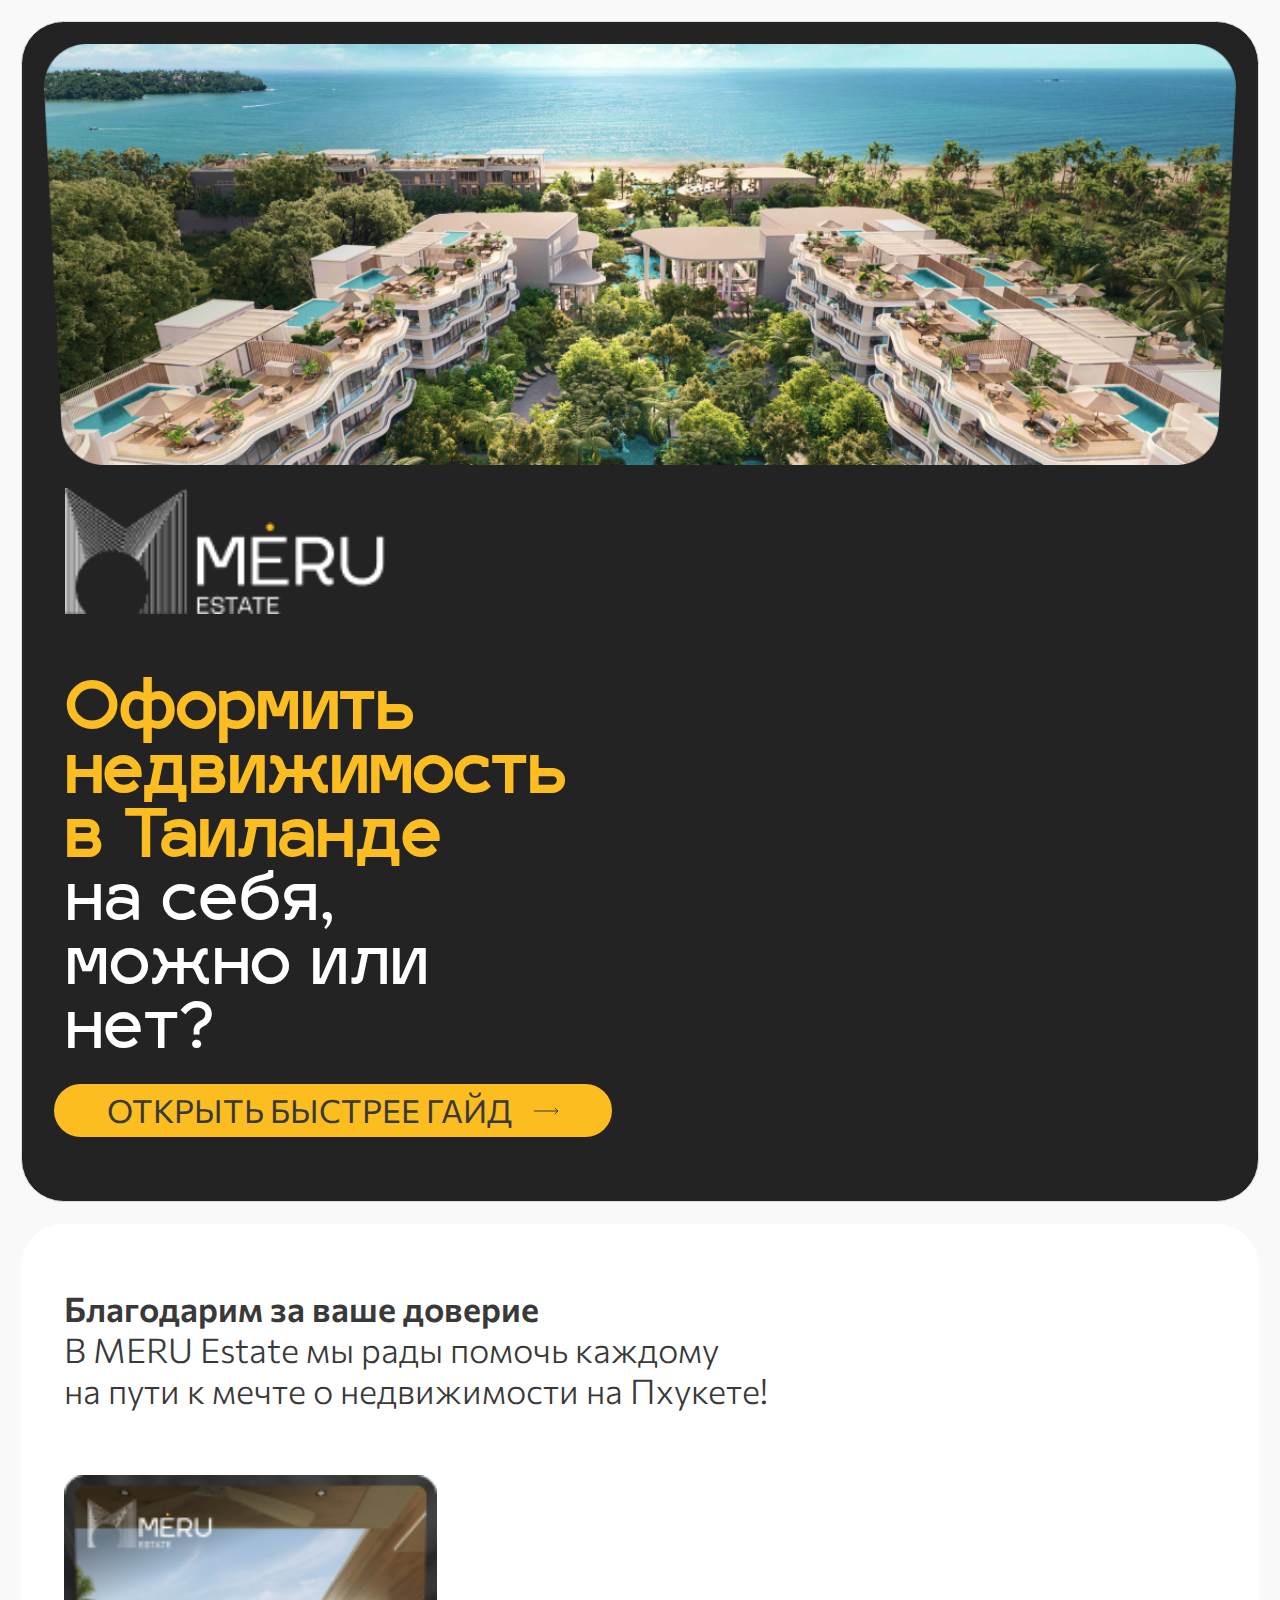
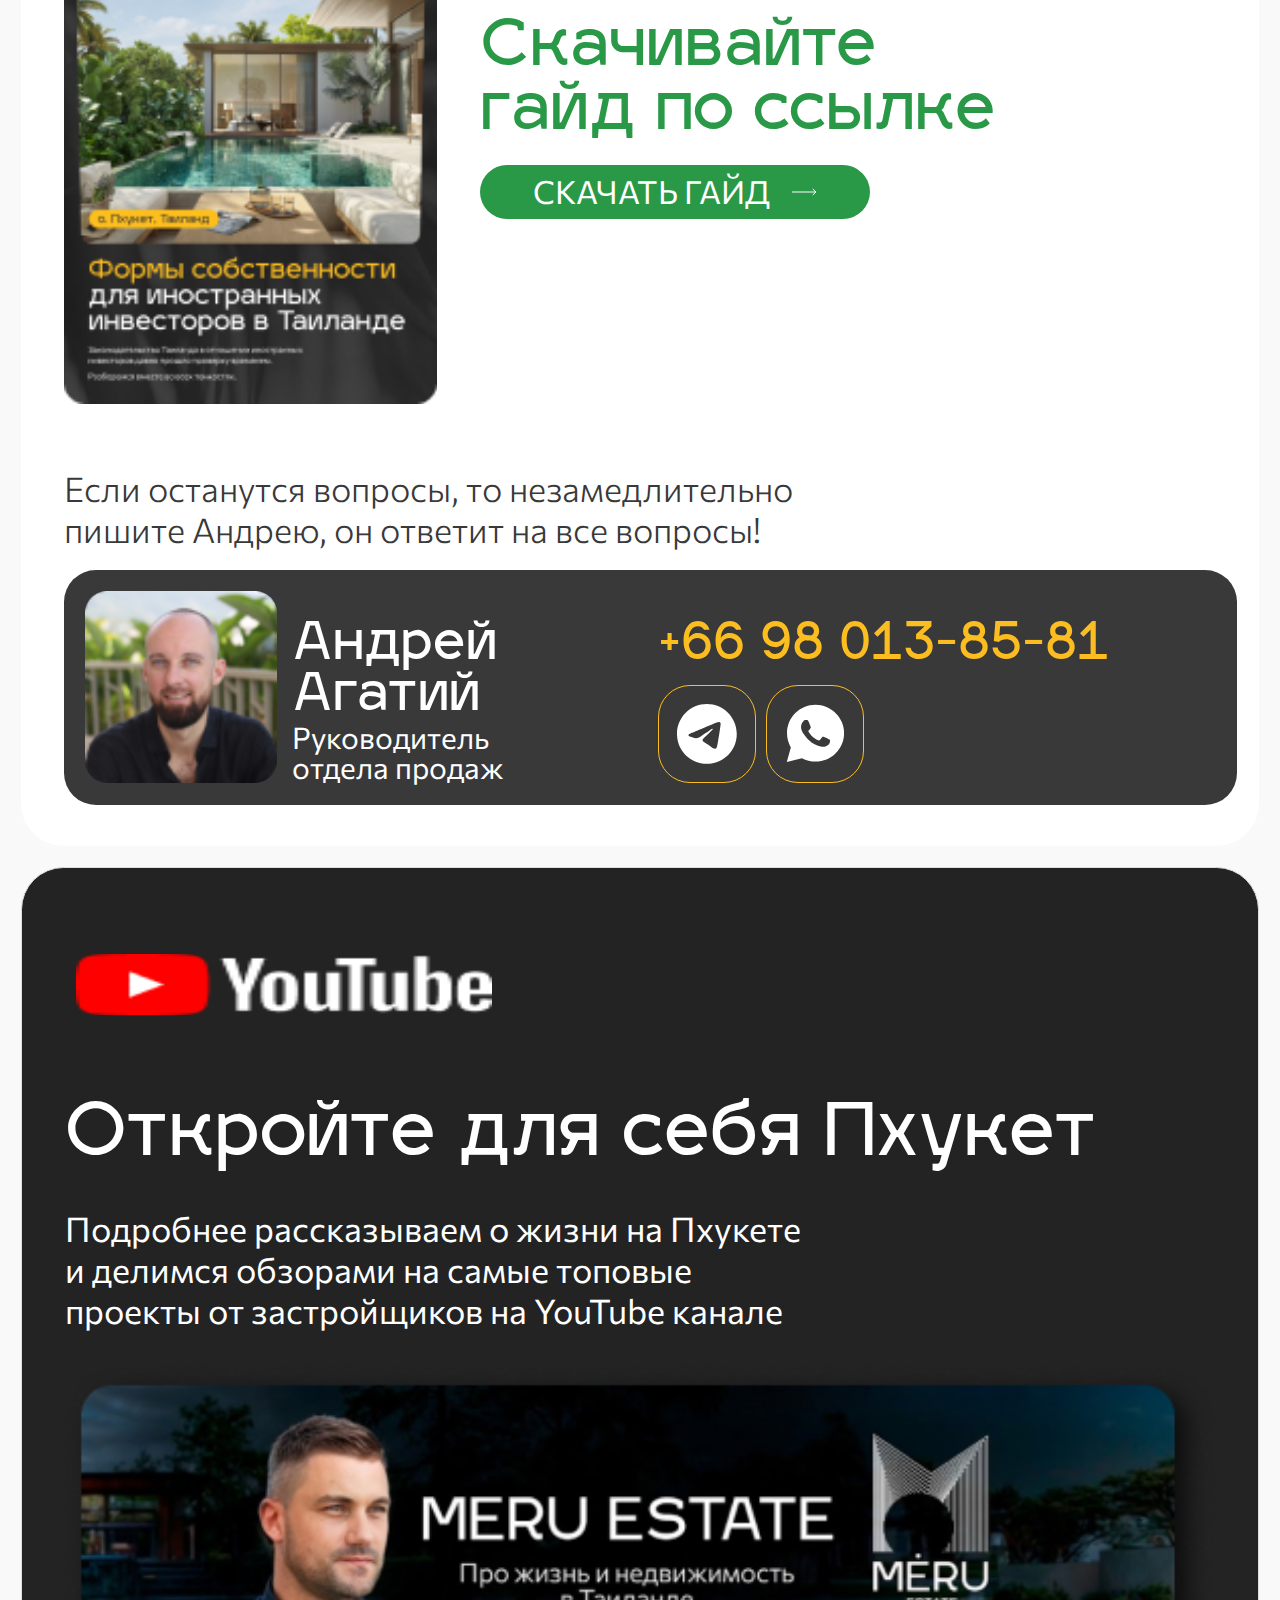
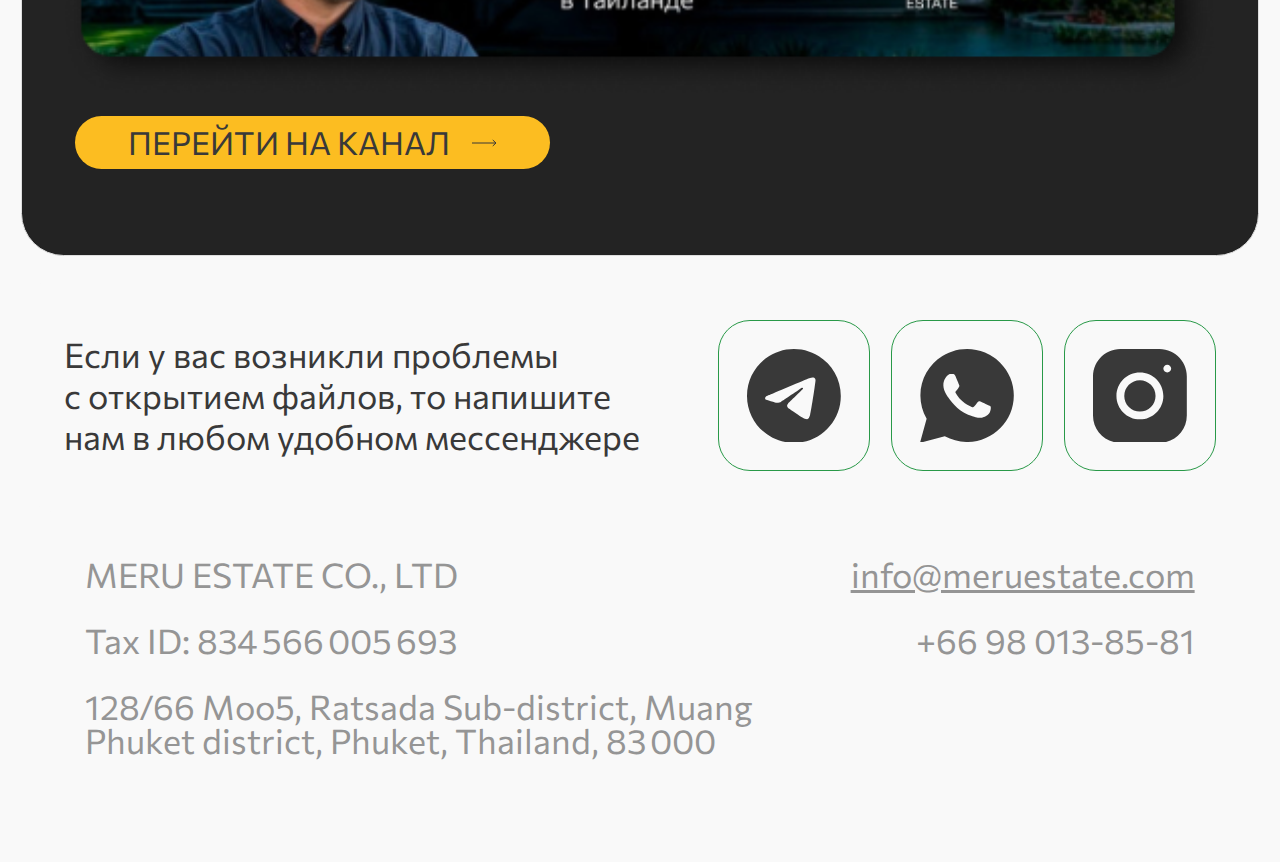
<file: mails/first_mail.html>
<!DOCTYPE html>
<html lang="en">
<head>
    <meta charset="UTF-8">
    <meta name="viewport" content="width=device-width, initial-scale=1.0">
    <title>Email Template</title>
    <link rel="stylesheet" href="styles.css">
    <link rel="stylesheet" href="mobile-styles.css">
    <link rel="stylesheet" href="../fonts.css">
</head>
<body>
    <!-- Первая секция -->
    <div class="section" id="buy-for-myself">
        <picture>
            <source srcset="images/buy-for-myself.png" media="(min-width: 600px)">
            <source srcset="images/buy-for-myself_mobile.png" media="(max-width: 600px)">
            <img src="images/buy-for-myself.png" alt="Main Image">
        </picture>
        <div class="logo">
            <picture>
                <source srcset="images/MERU-logo.png" media="(min-width: 600px)">
                <img src="images/MERU-logo_mobile.png" alt="Main Image" media="(max-width: 600px)">
            </picture>
        </div>
        <div class="text">
            <span>Оформить недвижимость в&nbsp;Таиланде </span>на себя,<br /> можно или нет?
        </div>
        <a href="#" class="button">
            Открыть быстрее гайд
            <svg width="25" height="8" viewBox="0 0 25 8" fill="none" xmlns="http://www.w3.org/2000/svg">
                <path d="M23.9987 4H0M23.9987 4L20.7557 1M23.9987 4L20.7557 7" stroke="#393939"/>
            </svg>                
        </a>
    </div>

    <!-- Вторая секция -->
    <div class="section" id="right-area">
        <p>Благодарим за ваше доверие</p>
        <p>В MERU Estate мы рады помочь каждому<br />на пути к мечте&nbsp;о недвижимости на Пхукете!</p>
        <div class="horizontal-block">
            <img src="images/buy-for-myself-ipad.png" alt="Image">
            <div>
                <p>Скачивайте<br /> гайд по ссылке</p>
                <a href="file-download-link" class="button">
                    СКАЧАТЬ ГАЙД
                    <svg width="25" height="8" viewBox="0 0 25 8" fill="none" xmlns="http://www.w3.org/2000/svg">
                        <path d="M23.9987 4H0M23.9987 4L20.7557 1M23.9987 4L20.7557 7" stroke="white"/>
                    </svg>                        
                </a>
            </div>
        </div>
        <p>Если останутся вопросы, то незамедлительно<br /> пишите Андрею, он ответит на все вопросы!</p>
        <div class="contact-block">
            <div class="andrey-wrapper">
                <img src="images/Andrey.png" alt="Andrey Agatiy">
                <div class="contact-info">
                    <p>Андрей <br/>Агатий</p>
                    <p>Руководитель <br>отдела продаж</p>
                </div>
            </div>
            <div class="contact-sales">
                <a class="tel" href="tel:+66980138581"><p>+66 98 013-85-81</p></a>
                <div class="social-icons">
                    <a href="https://t.me/meruestate" target="_blank">
                        <svg width="28" height="28" viewBox="0 0 28 28" fill="none" xmlns="http://www.w3.org/2000/svg">
                            <path d="M14 0C21.7321 0 28 6.2679 28 13.9999C28 21.7321 21.7321 28 14 28C6.26791 28 0 21.7321 0 13.9999C0 6.2679 6.26791 0 14 0ZM18.8294 19.7067C19.0867 18.9169 20.2936 11.0425 20.4423 9.4909C20.4872 9.02067 20.339 8.7086 20.048 8.56923C19.6963 8.40001 19.1753 8.48462 18.5704 8.70277C17.7415 9.00145 7.14291 13.5019 6.53044 13.762C5.95003 14.0088 5.40047 14.2776 5.40047 14.6673C5.40047 14.9415 5.56319 15.0955 6.01128 15.2554C6.47736 15.4215 7.65164 15.7774 8.34517 15.9688C9.01314 16.153 9.7732 15.9933 10.1991 15.7284C10.6505 15.4479 15.8631 11.9601 16.2371 11.6545C16.6109 11.3488 16.909 11.7401 16.6034 12.0463C16.2977 12.352 12.7202 15.8246 12.2482 16.3053C11.6753 16.8893 12.082 17.4942 12.4664 17.7363C12.9051 18.0128 16.0615 20.1296 16.5368 20.4691C17.0123 20.8087 17.4941 20.9626 17.9357 20.9626C18.3773 20.9626 18.6094 20.3817 18.8294 19.7067Z" fill="white"/>
                        </svg>
                    </a>
                    <a href="https://wa.me/66980138581" target ="_blank">
                        <svg width="29" height="29" viewBox="0 0 29 29" fill="none" xmlns="http://www.w3.org/2000/svg">
                            <path fill-rule="evenodd" clip-rule="evenodd" d="M2.83085 21.0621L0.867188 28.1978L8.20515 26.2836C10.2346 27.3837 12.5086 27.9602 14.8194 27.9604H14.8254C22.454 27.9604 28.6641 21.7797 28.6675 14.1846C28.6683 12.3745 28.3109 10.5819 27.6156 8.90934C26.9203 7.23675 25.9008 5.71693 24.6154 4.43668C23.3299 3.15644 21.8037 2.14086 20.1239 1.44797C18.4441 0.755071 16.6436 0.398437 14.8254 0.398438C7.1957 0.398438 0.98665 6.57772 0.983165 14.1742C0.980243 16.592 1.61755 18.9677 2.83085 21.0621ZM10.5861 7.82346C10.832 7.83337 11.1048 7.84477 11.3641 8.4181H11.3626C11.5393 8.80915 11.8362 9.53742 12.0733 10.1191C12.2491 10.5502 12.392 10.9009 12.4288 10.9741C12.5155 11.146 12.5732 11.3477 12.4577 11.5771C12.4397 11.613 12.423 11.6467 12.4072 11.6789C12.3216 11.8527 12.2584 11.9812 12.1123 12.1509C12.0541 12.2185 11.9939 12.2914 11.9338 12.3642C11.8149 12.5081 11.6962 12.6518 11.5931 12.7545C11.4199 12.926 11.2392 13.1118 11.4413 13.4567C11.6434 13.8016 12.3373 14.9284 13.3656 15.8412C14.4739 16.8251 15.4346 17.2393 15.9211 17.449C16.0145 17.4893 16.0905 17.522 16.1466 17.5498C16.495 17.7222 16.6946 17.6964 16.8972 17.4665C17.0998 17.2366 17.7613 16.4611 17.9923 16.1167C18.2233 15.7723 18.4537 15.8293 18.7708 15.9442C19.0879 16.0592 20.7882 16.8927 21.1342 17.0646C21.1992 17.097 21.2601 17.1263 21.3167 17.1536C21.5616 17.2715 21.7268 17.351 21.7972 17.4665C21.8838 17.6087 21.8828 18.2995 21.5951 19.1018C21.3074 19.904 19.8957 20.6796 19.2611 20.737C19.2001 20.7426 19.1395 20.7497 19.0771 20.757C18.4907 20.8256 17.7514 20.9122 15.1108 19.8753C11.8587 18.5974 9.71535 15.4335 9.27545 14.7842C9.23979 14.7315 9.21532 14.6954 9.20237 14.6782L9.19854 14.6731C9.01218 14.4251 7.79022 12.799 7.79022 11.1173C7.79022 9.53153 8.5734 8.70027 8.93348 8.31808C8.958 8.29206 8.98056 8.26811 9.00077 8.24615C9.11628 8.11478 9.25786 8.00865 9.4166 7.93445C9.57535 7.86025 9.74781 7.81959 9.92312 7.81504L9.95769 7.81504C10.1766 7.81501 10.3942 7.81499 10.5861 7.82346Z" fill="white"/>
                        </svg>                                                                                                                               
                    </a>
                </div>
            </div>
        </div>
    </div>

    <!-- Третья секция -->
    <div class="section youtube-section" id="seven-years-future">
        <div class="youtube-logo">
            <img src="images/youtube-logo.png">
        </div>
        <h3>Откройте для себя Пхукет</h3>
        <p>Подробнее рассказываем о жизни на Пхукете<br /> и делимся обзорами на самые топовые <br />проекты от застройщиков на YouTube канале</p>
        <picture>
            <source srcset="images/handsome-denis.png" media="(min-width: 600px)">
            <img src="images/handsome-denis_mobile.png" alt="Main Image" media="(max-width: 600px)">
        </picture>
        <a href="https://youtube.com/@meru_estate" class="button">
            ПЕРЕЙТИ НА КАНАЛ
            <svg width="25" height="8" viewBox="0 0 25 8" fill="none" xmlns="http://www.w3.org/2000/svg">
                <path d="M23.9987 4H0M23.9987 4L20.7557 1M23.9987 4L20.7557 7" stroke="#393939"/>
            </svg>  
        </a>
    </div>

    <!-- Четвёртая секция -->
    <div class="section">
        <div class="social-links-block">
            <p>Если у вас возникли проблемы с&nbsp;открытием файлов, то напишите нам в&nbsp;любом удобном мессенджере</p>
            <div class="icons">
                <a href="https://wa.me/66980138581" target ="_blank">
                    <div class="icon">
                        <svg width="44" height="44" viewBox="0 0 44 44" fill="none" xmlns="http://www.w3.org/2000/svg">
                            <path d="M22 0C34.1504 0 44 9.84956 44 21.9999C44 34.1504 34.1504 44 22 44C9.84957 44 0 34.1504 0 21.9999C0 9.84956 9.84957 0 22 0ZM29.5891 30.9677C29.9933 29.7265 31.89 17.3526 32.1236 14.9143C32.1942 14.1753 31.9613 13.6849 31.504 13.4659C30.9513 13.2 30.1326 13.333 29.182 13.6758C27.8795 14.1451 11.2246 21.2172 10.2621 21.626C9.35005 22.0138 8.48645 22.4363 8.48645 23.0487C8.48645 23.4796 8.74216 23.7215 9.44629 23.9727C10.1787 24.2338 12.024 24.7931 13.1138 25.0938C14.1635 25.3833 15.3579 25.1323 16.0271 24.716C16.7365 24.2752 24.9278 18.7945 25.5154 18.3142C26.1029 17.8338 26.5713 18.4487 26.091 18.93C25.6107 19.4103 19.9888 24.8673 19.2472 25.6227C18.347 26.5403 18.986 27.4909 19.5901 27.8713C20.2795 28.3058 25.2395 31.6323 25.9865 32.1657C26.7336 32.6994 27.4907 32.9412 28.1847 32.9412C28.8786 32.9412 29.2433 32.0284 29.5891 30.9677Z" fill="#393939"/>
                        </svg>                                              
                    </div>
                </a>
                <a href="https://t.me/meruestate" target="_blank">
                    <div class="icon">
                        <svg width="44" height="44" viewBox="0 0 44 44" fill="none" xmlns="http://www.w3.org/2000/svg">
                            <path fill-rule="evenodd" clip-rule="evenodd" d="M3.10791 32.7047L0 43.9984L11.6139 40.9687C14.826 42.7099 18.425 43.6223 22.0823 43.6227H22.0918C34.1658 43.6227 43.9945 33.8404 44 21.8196C44.0012 18.9547 43.4355 16.1175 42.335 13.4703C41.2346 10.8231 39.6211 8.41765 37.5866 6.39139C35.5521 4.36512 33.1365 2.75776 30.4779 1.6611C27.8192 0.564449 24.9696 0 22.0918 0C10.0162 0 0.189074 9.78004 0.18356 21.8031C0.178934 25.6297 1.1876 29.3899 3.10791 32.7047ZM15.3855 11.7545C15.7747 11.7702 16.2064 11.7882 16.6169 12.6956H16.6145C16.8941 13.3146 17.364 14.4672 17.7393 15.3879C18.0174 16.0702 18.2436 16.6251 18.302 16.741C18.4391 17.0131 18.5304 17.3323 18.3477 17.6955C18.3191 17.7522 18.2928 17.8057 18.2677 17.8566C18.1323 18.1317 18.0322 18.335 17.8009 18.6037C17.7088 18.7106 17.6136 18.8259 17.5184 18.9412C17.3303 19.1689 17.1425 19.3964 16.9792 19.5589C16.7051 19.8303 16.4191 20.1244 16.739 20.6703C17.0588 21.2161 18.157 22.9996 19.7846 24.4442C21.5387 26.0016 23.0593 26.657 23.8293 26.9889C23.9771 27.0527 24.0973 27.1045 24.1861 27.1485C24.7376 27.4214 25.0535 27.3806 25.3742 27.0167C25.6948 26.6528 26.7418 25.4254 27.1073 24.8803C27.4729 24.3352 27.8376 24.4254 28.3395 24.6074C28.8413 24.7893 31.5325 26.1085 32.08 26.3806C32.1829 26.4318 32.2793 26.4782 32.369 26.5214C32.7566 26.708 33.018 26.8339 33.1294 27.0167C33.2664 27.2418 33.2649 28.3351 32.8095 29.6048C32.3542 30.8746 30.1199 32.102 29.1155 32.193C29.0189 32.2017 28.923 32.213 28.8243 32.2245C27.8962 32.3332 26.726 32.4702 22.5467 30.8291C17.3997 28.8065 14.0073 23.799 13.3111 22.7713C13.2546 22.688 13.2159 22.6308 13.1954 22.6035L13.1893 22.5955C12.8944 22.203 10.9604 19.6294 10.9604 16.9676C10.9604 14.4579 12.1999 13.1422 12.7698 12.5373C12.8086 12.4961 12.8443 12.4582 12.8763 12.4235C13.0591 12.2156 13.2832 12.0476 13.5345 11.9302C13.7857 11.8127 14.0587 11.7484 14.3361 11.7412L14.3908 11.7412C14.7373 11.7411 15.0816 11.7411 15.3855 11.7545Z" fill="#393939"/>
                        </svg>                                             
                    </div>
                </a>
                <a href="https://www.instagram.com/meru.estate/" target="_blank">
                    <div class="icon">
                        <svg width="44" height="44" viewBox="0 0 44 44" fill="none" xmlns="http://www.w3.org/2000/svg">
                            <path d="M12.8297 0C5.75487 0 0 5.76026 0 12.8368V31.1703C0 38.2451 5.76025 44 12.837 44H31.1703C38.2451 44 44 38.2397 44 31.163V12.8297C44 5.75487 38.2397 0 31.163 0H12.8297ZM34.8333 7.33325C35.8453 7.33325 36.6667 8.15451 36.6667 9.16651C36.6667 10.1785 35.8453 11 34.8333 11C33.8213 11 33 10.1785 33 9.16651C33 8.15451 33.8213 7.33325 34.8333 7.33325ZM22 11C28.0664 11 33 15.9334 33 22C33 28.0664 28.0664 33 22 33C15.9334 33 11 28.0664 11 22C11 15.9334 15.9334 11 22 11ZM22 14.6665C20.0551 14.6665 18.1898 15.4393 16.8146 16.8146C15.4393 18.1898 14.6667 20.0551 14.6667 22C14.6667 23.9449 15.4393 25.8102 16.8146 27.1854C18.1898 28.5607 20.0551 29.3333 22 29.3333C23.9449 29.3333 25.8102 28.5607 27.1854 27.1854C28.5607 25.8102 29.3333 23.9449 29.3333 22C29.3333 20.0551 28.5607 18.1898 27.1854 16.8146C25.8102 15.4393 23.9449 14.6665 22 14.6665Z" fill="#393939"/>
                        </svg>
                    </div>
                </a>
            </div>
        </div>
        <div class="info-block">
            <div class="info-column">
                <span>MERU ESTATE CO., LTD</span>
                <span>Tax ID: 834 566 005 693</span>
                <span>128/66 Moo5, Ratsada Sub-district, Muang Phuket district, Phuket, Thailand, 83 000</span>
            </div>
            <div class="info-column">
                <span><a href="mailto:info@meruestate.com">info@meruestate.com</a></span>
                <span><a class="tel" href="tel:+66980138581">+66 98 013-85-81</a></span>
            </div>
        </div>
    </div>
</body>
</html>
</file>
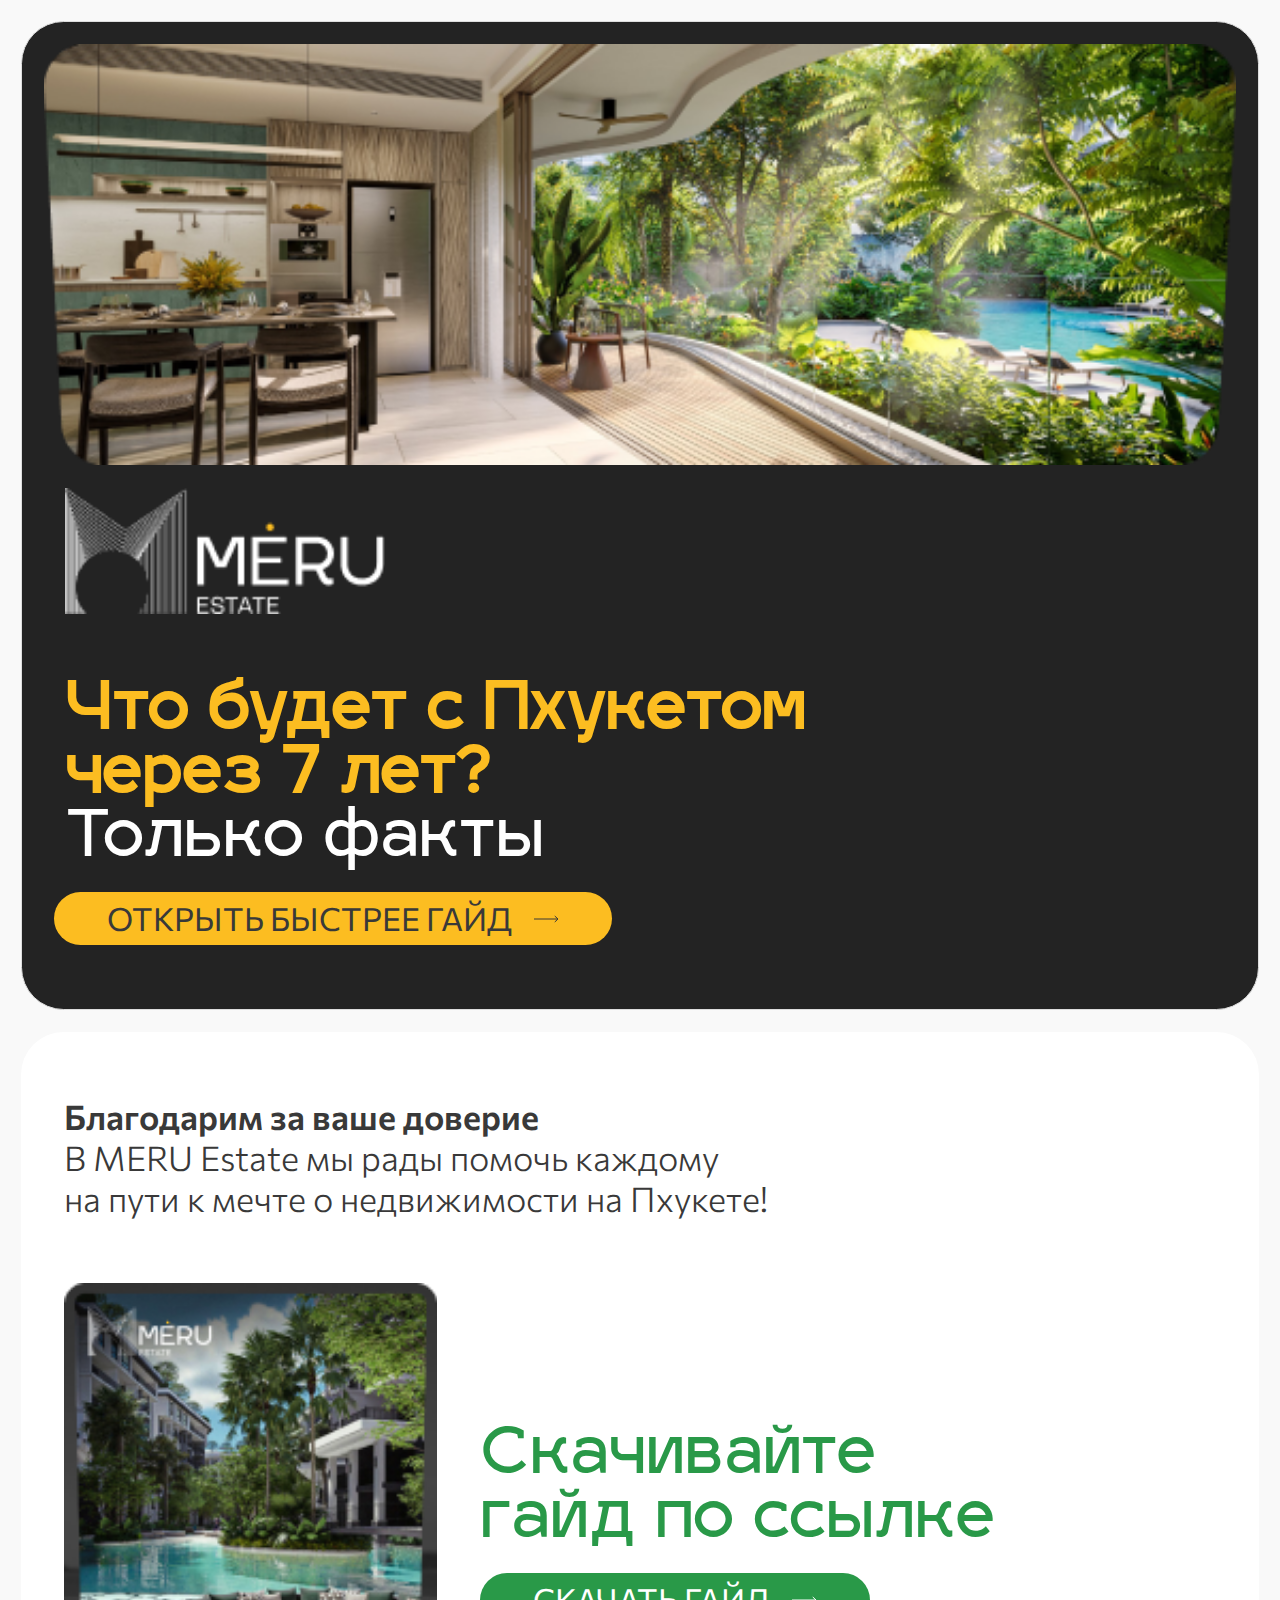
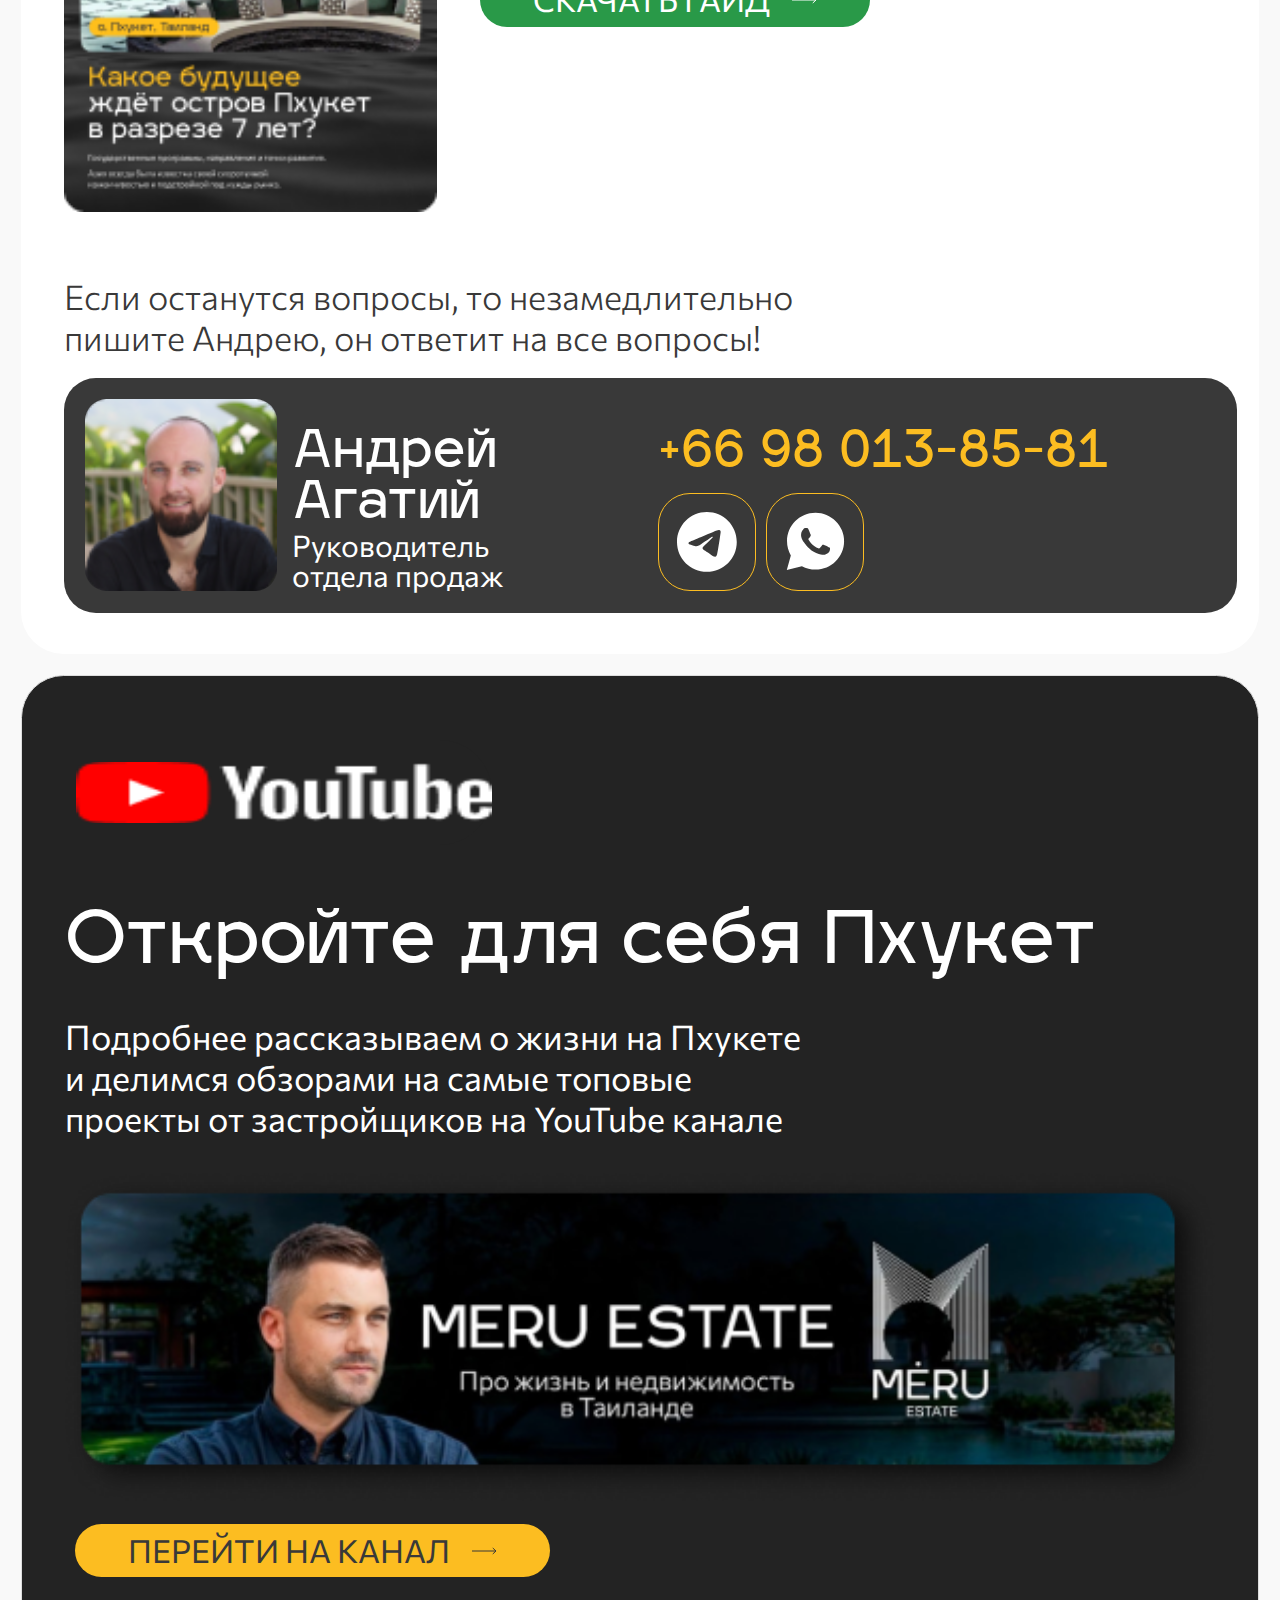
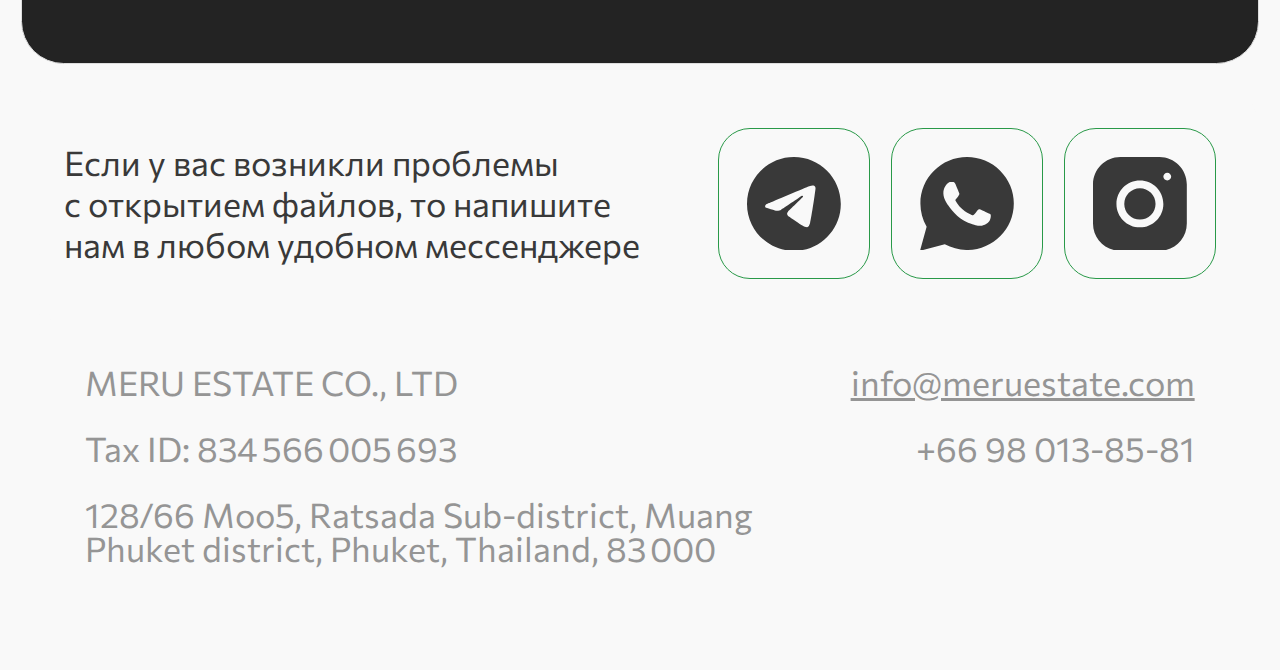
<file: mails/third_mail.html>
<!DOCTYPE html>
<html lang="en">
<head>
    <meta charset="UTF-8">
    <meta name="viewport" content="width=device-width, initial-scale=1.0">
    <title>Email Template</title>
    <link rel="stylesheet" href="styles.css">
    <link rel="stylesheet" href="mobile-styles.css">
    <link rel="stylesheet" href="../fonts.css">

    <style>
        .text {
            max-width: 75vw;
        }
        .text br.second-break {
            display: none;
        }
    </style>
</head>
<body>
    <!-- Первая секция -->
    <div class="section" id="buy-for-myself">
        <picture>
            <source srcset="images/7years-future.png" media="(min-width: 600px)">
            <source srcset="images/7years-future_mobile.png" media="(max-width: 600px)">
            <img src="images/7years-future.png" alt="Main Image">
        </picture>
        <div class="logo">
            <picture>
                <source srcset="images/MERU-logo.png" media="(min-width: 600px)">
                <img src="images/MERU-logo_mobile.png" alt="Main Image" media="(max-width: 600px)">
            </picture>
        </div>
        <div class="text">
            <span>Что будет <br class="second-break">с Пхукетом <br>через 7 лет?<br></span>Только факты
        </div>
        <a href="#" class="button">
            Открыть быстрее гайд
            <svg width="25" height="8" viewBox="0 0 25 8" fill="none" xmlns="http://www.w3.org/2000/svg">
                <path d="M23.9987 4H0M23.9987 4L20.7557 1M23.9987 4L20.7557 7" stroke="#393939"/>
            </svg>                
        </a>
    </div>

    <!-- Вторая секция -->
    <div class="section" id="right-area">
        <p>Благодарим за ваше доверие</p>
        <p>В MERU Estate мы рады помочь каждому<br />на пути к мечте&nbsp;о недвижимости на Пхукете!</p>
        <div class="horizontal-block">
            <img src="images/7years-future-ipad.png" alt="Image">
            <div>
                <p>Скачивайте<br /> гайд по ссылке</p>
                <a href="file-download-link" class="button">
                    СКАЧАТЬ ГАЙД
                    <svg width="25" height="8" viewBox="0 0 25 8" fill="none" xmlns="http://www.w3.org/2000/svg">
                        <path d="M23.9987 4H0M23.9987 4L20.7557 1M23.9987 4L20.7557 7" stroke="white"/>
                    </svg>                        
                </a>
            </div>
        </div>
        <p>Если останутся вопросы, то незамедлительно<br /> пишите Андрею, он ответит на все вопросы!</p>
        <div class="contact-block">
            <div class="andrey-wrapper">
                <img src="images/Andrey.png" alt="Andrey Agatiy">
                <div class="contact-info">
                    <p>Андрей <br/>Агатий</p>
                    <p>Руководитель <br>отдела продаж</p>
                </div>
            </div>
            <div class="contact-sales">
                <a class="tel" href="tel:+66980138581"><p>+66 98 013-85-81</p></a>
                <div class="social-icons">
                    <a href="https://t.me/meruestate" target="_blank">
                        <svg width="28" height="28" viewBox="0 0 28 28" fill="none" xmlns="http://www.w3.org/2000/svg">
                            <path d="M14 0C21.7321 0 28 6.2679 28 13.9999C28 21.7321 21.7321 28 14 28C6.26791 28 0 21.7321 0 13.9999C0 6.2679 6.26791 0 14 0ZM18.8294 19.7067C19.0867 18.9169 20.2936 11.0425 20.4423 9.4909C20.4872 9.02067 20.339 8.7086 20.048 8.56923C19.6963 8.40001 19.1753 8.48462 18.5704 8.70277C17.7415 9.00145 7.14291 13.5019 6.53044 13.762C5.95003 14.0088 5.40047 14.2776 5.40047 14.6673C5.40047 14.9415 5.56319 15.0955 6.01128 15.2554C6.47736 15.4215 7.65164 15.7774 8.34517 15.9688C9.01314 16.153 9.7732 15.9933 10.1991 15.7284C10.6505 15.4479 15.8631 11.9601 16.2371 11.6545C16.6109 11.3488 16.909 11.7401 16.6034 12.0463C16.2977 12.352 12.7202 15.8246 12.2482 16.3053C11.6753 16.8893 12.082 17.4942 12.4664 17.7363C12.9051 18.0128 16.0615 20.1296 16.5368 20.4691C17.0123 20.8087 17.4941 20.9626 17.9357 20.9626C18.3773 20.9626 18.6094 20.3817 18.8294 19.7067Z" fill="white"/>
                        </svg>
                    </a>
                    <a href="https://wa.me/66980138581" target ="_blank">
                        <svg width="29" height="29" viewBox="0 0 29 29" fill="none" xmlns="http://www.w3.org/2000/svg">
                            <path fill-rule="evenodd" clip-rule="evenodd" d="M2.83085 21.0621L0.867188 28.1978L8.20515 26.2836C10.2346 27.3837 12.5086 27.9602 14.8194 27.9604H14.8254C22.454 27.9604 28.6641 21.7797 28.6675 14.1846C28.6683 12.3745 28.3109 10.5819 27.6156 8.90934C26.9203 7.23675 25.9008 5.71693 24.6154 4.43668C23.3299 3.15644 21.8037 2.14086 20.1239 1.44797C18.4441 0.755071 16.6436 0.398437 14.8254 0.398438C7.1957 0.398438 0.98665 6.57772 0.983165 14.1742C0.980243 16.592 1.61755 18.9677 2.83085 21.0621ZM10.5861 7.82346C10.832 7.83337 11.1048 7.84477 11.3641 8.4181H11.3626C11.5393 8.80915 11.8362 9.53742 12.0733 10.1191C12.2491 10.5502 12.392 10.9009 12.4288 10.9741C12.5155 11.146 12.5732 11.3477 12.4577 11.5771C12.4397 11.613 12.423 11.6467 12.4072 11.6789C12.3216 11.8527 12.2584 11.9812 12.1123 12.1509C12.0541 12.2185 11.9939 12.2914 11.9338 12.3642C11.8149 12.5081 11.6962 12.6518 11.5931 12.7545C11.4199 12.926 11.2392 13.1118 11.4413 13.4567C11.6434 13.8016 12.3373 14.9284 13.3656 15.8412C14.4739 16.8251 15.4346 17.2393 15.9211 17.449C16.0145 17.4893 16.0905 17.522 16.1466 17.5498C16.495 17.7222 16.6946 17.6964 16.8972 17.4665C17.0998 17.2366 17.7613 16.4611 17.9923 16.1167C18.2233 15.7723 18.4537 15.8293 18.7708 15.9442C19.0879 16.0592 20.7882 16.8927 21.1342 17.0646C21.1992 17.097 21.2601 17.1263 21.3167 17.1536C21.5616 17.2715 21.7268 17.351 21.7972 17.4665C21.8838 17.6087 21.8828 18.2995 21.5951 19.1018C21.3074 19.904 19.8957 20.6796 19.2611 20.737C19.2001 20.7426 19.1395 20.7497 19.0771 20.757C18.4907 20.8256 17.7514 20.9122 15.1108 19.8753C11.8587 18.5974 9.71535 15.4335 9.27545 14.7842C9.23979 14.7315 9.21532 14.6954 9.20237 14.6782L9.19854 14.6731C9.01218 14.4251 7.79022 12.799 7.79022 11.1173C7.79022 9.53153 8.5734 8.70027 8.93348 8.31808C8.958 8.29206 8.98056 8.26811 9.00077 8.24615C9.11628 8.11478 9.25786 8.00865 9.4166 7.93445C9.57535 7.86025 9.74781 7.81959 9.92312 7.81504L9.95769 7.81504C10.1766 7.81501 10.3942 7.81499 10.5861 7.82346Z" fill="white"/>
                        </svg>                                                                                                                               
                    </a>
                </div>
            </div>
        </div>
    </div>

    <!-- Третья секция -->
    <div class="section youtube-section" id="seven-years-future">
        <div class="youtube-logo">
            <img src="images/youtube-logo.png">
        </div>
        <h3>Откройте для себя Пхукет</h3>
        <p>Подробнее рассказываем о жизни на Пхукете<br /> и делимся обзорами на самые топовые <br />проекты от застройщиков на YouTube канале</p>
        <picture>
            <source srcset="images/handsome-denis.png" media="(min-width: 600px)">
            <img src="images/handsome-denis_mobile.png" alt="Main Image" media="(max-width: 600px)">
        </picture>
        <a href="https://youtube.com/@meru_estate" class="button">
            ПЕРЕЙТИ НА КАНАЛ
            <svg width="25" height="8" viewBox="0 0 25 8" fill="none" xmlns="http://www.w3.org/2000/svg">
                <path d="M23.9987 4H0M23.9987 4L20.7557 1M23.9987 4L20.7557 7" stroke="#393939"/>
            </svg>  
        </a>
    </div>

    <!-- Четвёртая секция -->
    <div class="section">
        <div class="social-links-block">
            <p>Если у вас возникли проблемы с&nbsp;открытием файлов, то напишите нам в&nbsp;любом удобном мессенджере</p>
            <div class="icons">
                <a href="https://wa.me/66980138581" target ="_blank">
                    <div class="icon">
                        <svg width="44" height="44" viewBox="0 0 44 44" fill="none" xmlns="http://www.w3.org/2000/svg">
                            <path d="M22 0C34.1504 0 44 9.84956 44 21.9999C44 34.1504 34.1504 44 22 44C9.84957 44 0 34.1504 0 21.9999C0 9.84956 9.84957 0 22 0ZM29.5891 30.9677C29.9933 29.7265 31.89 17.3526 32.1236 14.9143C32.1942 14.1753 31.9613 13.6849 31.504 13.4659C30.9513 13.2 30.1326 13.333 29.182 13.6758C27.8795 14.1451 11.2246 21.2172 10.2621 21.626C9.35005 22.0138 8.48645 22.4363 8.48645 23.0487C8.48645 23.4796 8.74216 23.7215 9.44629 23.9727C10.1787 24.2338 12.024 24.7931 13.1138 25.0938C14.1635 25.3833 15.3579 25.1323 16.0271 24.716C16.7365 24.2752 24.9278 18.7945 25.5154 18.3142C26.1029 17.8338 26.5713 18.4487 26.091 18.93C25.6107 19.4103 19.9888 24.8673 19.2472 25.6227C18.347 26.5403 18.986 27.4909 19.5901 27.8713C20.2795 28.3058 25.2395 31.6323 25.9865 32.1657C26.7336 32.6994 27.4907 32.9412 28.1847 32.9412C28.8786 32.9412 29.2433 32.0284 29.5891 30.9677Z" fill="#393939"/>
                        </svg>                                              
                    </div>
                </a>
                <a href="https://t.me/meruestate" target="_blank">
                    <div class="icon">
                        <svg width="44" height="44" viewBox="0 0 44 44" fill="none" xmlns="http://www.w3.org/2000/svg">
                            <path fill-rule="evenodd" clip-rule="evenodd" d="M3.10791 32.7047L0 43.9984L11.6139 40.9687C14.826 42.7099 18.425 43.6223 22.0823 43.6227H22.0918C34.1658 43.6227 43.9945 33.8404 44 21.8196C44.0012 18.9547 43.4355 16.1175 42.335 13.4703C41.2346 10.8231 39.6211 8.41765 37.5866 6.39139C35.5521 4.36512 33.1365 2.75776 30.4779 1.6611C27.8192 0.564449 24.9696 0 22.0918 0C10.0162 0 0.189074 9.78004 0.18356 21.8031C0.178934 25.6297 1.1876 29.3899 3.10791 32.7047ZM15.3855 11.7545C15.7747 11.7702 16.2064 11.7882 16.6169 12.6956H16.6145C16.8941 13.3146 17.364 14.4672 17.7393 15.3879C18.0174 16.0702 18.2436 16.6251 18.302 16.741C18.4391 17.0131 18.5304 17.3323 18.3477 17.6955C18.3191 17.7522 18.2928 17.8057 18.2677 17.8566C18.1323 18.1317 18.0322 18.335 17.8009 18.6037C17.7088 18.7106 17.6136 18.8259 17.5184 18.9412C17.3303 19.1689 17.1425 19.3964 16.9792 19.5589C16.7051 19.8303 16.4191 20.1244 16.739 20.6703C17.0588 21.2161 18.157 22.9996 19.7846 24.4442C21.5387 26.0016 23.0593 26.657 23.8293 26.9889C23.9771 27.0527 24.0973 27.1045 24.1861 27.1485C24.7376 27.4214 25.0535 27.3806 25.3742 27.0167C25.6948 26.6528 26.7418 25.4254 27.1073 24.8803C27.4729 24.3352 27.8376 24.4254 28.3395 24.6074C28.8413 24.7893 31.5325 26.1085 32.08 26.3806C32.1829 26.4318 32.2793 26.4782 32.369 26.5214C32.7566 26.708 33.018 26.8339 33.1294 27.0167C33.2664 27.2418 33.2649 28.3351 32.8095 29.6048C32.3542 30.8746 30.1199 32.102 29.1155 32.193C29.0189 32.2017 28.923 32.213 28.8243 32.2245C27.8962 32.3332 26.726 32.4702 22.5467 30.8291C17.3997 28.8065 14.0073 23.799 13.3111 22.7713C13.2546 22.688 13.2159 22.6308 13.1954 22.6035L13.1893 22.5955C12.8944 22.203 10.9604 19.6294 10.9604 16.9676C10.9604 14.4579 12.1999 13.1422 12.7698 12.5373C12.8086 12.4961 12.8443 12.4582 12.8763 12.4235C13.0591 12.2156 13.2832 12.0476 13.5345 11.9302C13.7857 11.8127 14.0587 11.7484 14.3361 11.7412L14.3908 11.7412C14.7373 11.7411 15.0816 11.7411 15.3855 11.7545Z" fill="#393939"/>
                        </svg>                                             
                    </div>
                </a>
                <a href="https://www.instagram.com/meru.estate/" target="_blank">
                    <div class="icon">
                        <svg width="44" height="44" viewBox="0 0 44 44" fill="none" xmlns="http://www.w3.org/2000/svg">
                            <path d="M12.8297 0C5.75487 0 0 5.76026 0 12.8368V31.1703C0 38.2451 5.76025 44 12.837 44H31.1703C38.2451 44 44 38.2397 44 31.163V12.8297C44 5.75487 38.2397 0 31.163 0H12.8297ZM34.8333 7.33325C35.8453 7.33325 36.6667 8.15451 36.6667 9.16651C36.6667 10.1785 35.8453 11 34.8333 11C33.8213 11 33 10.1785 33 9.16651C33 8.15451 33.8213 7.33325 34.8333 7.33325ZM22 11C28.0664 11 33 15.9334 33 22C33 28.0664 28.0664 33 22 33C15.9334 33 11 28.0664 11 22C11 15.9334 15.9334 11 22 11ZM22 14.6665C20.0551 14.6665 18.1898 15.4393 16.8146 16.8146C15.4393 18.1898 14.6667 20.0551 14.6667 22C14.6667 23.9449 15.4393 25.8102 16.8146 27.1854C18.1898 28.5607 20.0551 29.3333 22 29.3333C23.9449 29.3333 25.8102 28.5607 27.1854 27.1854C28.5607 25.8102 29.3333 23.9449 29.3333 22C29.3333 20.0551 28.5607 18.1898 27.1854 16.8146C25.8102 15.4393 23.9449 14.6665 22 14.6665Z" fill="#393939"/>
                        </svg>
                    </div>
                </a>
            </div>
        </div>
        <div class="info-block">
            <div class="info-column">
                <span>MERU ESTATE CO., LTD</span>
                <span>Tax ID: 834 566 005 693</span>
                <span>128/66 Moo5, Ratsada Sub-district, Muang Phuket district, Phuket, Thailand, 83 000</span>
            </div>
            <div class="info-column">
                <span><a href="mailto:info@meruestate.com">info@meruestate.com</a></span>
                <span><a class="tel" href="tel:+66980138581">+66 98 013-85-81</a></span>
            </div>
        </div>
    </div>
</body>
</html>
</file>
<file: mails/styles.css>
body {
    margin: 0;
    padding: 0;
    font-family: Arial, sans-serif;
    background-color: #f9f9f9;
    color: #333;
}
.section {
    padding: 10px;
    padding: 1.67vw;
    text-align: left;
    background-color: #ffffff;
    margin: 10px;
    margin: 1.67vw;
    border: 1px solid #ddd;
    border-radius: 20px;
    border-radius: 3.33vw;
}
.section:last-of-type {
    padding: 0;
    border: 0;
    background-color: unset;
}
.section h3 {
    margin-top: 0;
    font-size: 20px;
}
.logo {
    width: 150px;
    height: 60px;
    width: 25vw;
    height: 10vw;
    margin-left: 10px;
    margin-top: 20px;
    margin-left: 1.67vw;
    margin-right: 3.33vw;
    margin-bottom: 30px;
    margin-bottom: 5vw;
}
.text {
    margin: 0;
    font-family: 'Igra Sans';
    font-style: normal;
    font-weight: 400;
    font-size: 30px;
    font-size: 5vw;
    text-align: left;
    line-height: 100%;
    color: white;
    margin-left: 10px;
    margin-left: 1.67vw;
    max-width: 424px;
}
.text span {
    color: #FCBD21;
    font-weight: bold;
}
.button {
    margin-top: 20px;
    padding: 10px 20px;
    background-color: #007BFF;
    color: #fff;
    text-decoration: none;
    font-size: 16px;
    border-radius: 5px;
    align-items: center;
    justify-content: center;
    background-color: #FCBD21;
    border-radius: 4.17vw;
    margin-left: 10px;
    margin-top: 20px;
    padding-right: 25px;
    padding-left: 25px;
    cursor: pointer;
    font-family: 'Commissioner';
    font-size: 15px;
    font-size: 2.5vw;
    line-height: 105%;
    display: inline-flex;
    align-items: center;
    text-transform: uppercase;
    color: #393939;
    padding-left: 4.17vw;
    padding-right: 4.17vw;
    justify-content: flex-start;
    margin-bottom: 20px;
    margin-bottom: 3.33vw;
}
.button svg {
    margin-left: 10px;
    margin-left: 1.67vw;
}
.horizontal-block {
    display: flex;
    align-items: center;
    margin: 30px 0;
    margin: 5vw 0;
}
.horizontal-block img {
    width: 175px;
    width: 29.17vw;
    margin-right: 20px;
    margin-right: 3.33vw;
}
#right-area .horizontal-block div p {
    font-family: 'Igra Sans';
    font-style: normal;
    font-weight: 400;
    font-size: 30px;
    font-size: 5vw;
    line-height: 100%;
    color: #299948;
}
#right-area .button {
    background-color: #299948;
    color: white;
    margin-left: 0;
}
.contact-block {
    display: flex;
    align-items: end;
    margin: 20px 0;
    background: #393939;
    height: 110px;
    height: 18.33vw;
    padding: 1.67vw;
    box-sizing: border-box;
    border-radius: 15px;
    border-radius: 2.5vw;
    justify-content: space-between;
}

    .andrey-wrapper {
    display: flex;
    align-items: end;
    justify-content: center;
}
.contact-block img {
    margin-right: 15px;
    width: 90px;
    height: 90px;
    border-radius: 10px;
    width: 15.0vw;
    height: 15.0vw;
    border-radius: 1.67vw;
}
.contact-info {
    text-align: left;
}
#right-area .contact-info p {
    font-family: 'Igra Sans';
    font-style: normal;
    font-weight: 400 !important;
    font-size: 24px;
    font-size: 4vw;
    line-height: 100%;
    color: #FFFFFF;
}
#right-area .contact-sales p {
    font-family: 'Igra Sans';
    font-style: normal;
    font-weight: 400 !important;
    font-size: 24px;
    font-size: 4vw;
    line-height: 100%;
    color: #FCBD21;
    margin-right: 50px;
    margin-right: 8.33vw;
}
#right-area .contact-info p:last-of-type {
    font-family: 'Commissioner';
    font-style: normal;
    font-weight: 400;
    font-size: 14px;
    font-size: 2.33vw;
    line-height: 100%;
    color: #FFFFFF;
}

.social-icons {
    display: flex;
    gap: 10px;
    margin-top: 6px;
    margin-top: 1vw;
}
.social-icons a {
    width: 45px;
    height: 45px;
    width: 7.5vw;
    height: 7.5vw;
    border: 1px solid #FCBD21;
    border-radius: 2.5vw;
    display: inline-flex;
    align-items: center;
    justify-content: center;
}
.social-icons svg {
    width: 4.67vw;
    height: auto;
}
.youtube-section {
    position: relative;
}
.youtube-section h3 {
    font-size: 24px;
    margin-bottom: 10px;
    font-family: 'Igra Sans';
    font-style: normal;
    font-weight: 400;
    font-size: 34px;
    font-size: 5.67vw;
    line-height: 100%;
    color: #FFFFFF;
}
.youtube-section p {
    font-family: 'Commissioner';
    font-style: normal;
    font-weight: 400;
    font-size: 16px;
    font-size: 2.67vw;
    line-height: 120%;
    color: #FFFFFF;
}
.youtube-section img {
    max-width: 100%;
    margin-bottom: 0;
    width: 100%;

}
.icons {
    display: flex;
    justify-content: center;
    gap: 10px;
    margin: 3.33vw;
    gap: 1.67vw;
}
.icon {
    display: flex;
    align-items: center;
    justify-content: center;
    width: 70px;
    height: 70px;
    border: 1px solid #299948;
    border-radius: 2.5vw;
    width: 11.7vw;
    height: 11.7vw;
    cursor: pointer;
}
.icon svg {
    width: 44px;
    height: auto;
    width: 7.33vw;
    height: auto;
}
.info-block {
    display: flex;
    justify-content: space-between;
    margin-top: 20px;
    margin-top: 3.33vw;
    margin-bottom: 5.67vw;
    margin-right: 5vw;
    margin-left: 5vw;
}
.info-column {
    text-align: left;
}
.info-column span, .info-column span a {
    display: block;
    margin-bottom: 15px;
    font-family: 'Commissioner';
    font-style: normal;
    font-weight: 400;
    font-size: 16px;
    font-size: 2.67vw;
    line-height: 100%;
    color: #959595;
    margin-bottom: 2.5vw;
}
.info-column span a {
    text-align: right;
}
.info-column span a.tel {
    text-decoration: none;
}
#buy-for-myself {
    background-color: #232323;
    background-image: url("https://website-for-villas-phuket.onrender.com/mails/images/open-guide-bg.png");
    background-size: cover;
    background-repeat: no-repeat;
    background-position: center;
}
#seven-years-future {
    background-color: #232323;
    background-image: url("https://website-for-villas-phuket.onrender.com/mails/images/handsome-denis-bg.png");
    background-size: cover;
    background-repeat: no-repeat;
    background-position: center;
    padding: 20px;
    padding: 3.33vw;
    padding-top: 30px;
    padding-top: 5vw;
}
#seven-years-future .youtube-logo {
    width: 195px;
    height: 49px;
    height: 8.17vw;
    width: 32.5vw;
    background: #232323;
    display: flex;
    align-items: center;
    position: relative;
    left: -3.33vw;
    padding-left: 4.17vw;
    border-radius: 0 5vw 5vw 0;
    margin-bottom: 30px;
    margin-bottom: 5vw;
}
#seven-years-future .youtube-logo img {
    height: 29px;
    height: 4.83vw;
}
#right-area {
    border: 0;
    background-image: url("https://website-for-villas-phuket.onrender.com/mails/images/download-guide-bg.png");
    background-size: cover;
    background-repeat: no-repeat;
    padding-top: 30px;
    padding-top: 5vw;
    padding-left: 20px;
    padding-left: 3.33vw;
    background-position: bottom;
}
#right-area p {
    font-family: 'Commissioner';
    font-style: normal;
    font-weight: 300;
    font-size: 16px;
    font-size: 2.67vw;
    line-height: 120%;
    color: #393939;
    margin: 0;
}
#right-area p:first-of-type {
    font-weight: 600;
}
#buy-for-myself img {
    width: 100%;
}
.social-links-block {
    display: flex;
    padding: 0;
    box-sizing: border-box;
    background-color: #F9F9F9;
    background-image: url("https://website-for-villas-phuket.onrender.com/mails/images/footer-bg.png");
    background-size: cover;
    background-position: center;
    background-repeat: no-repeat;
    align-items: center;
    border-radius: 3.33vw;
}
.social-links-block p {
    font-family: 'Commissioner';
    font-style: normal;
    font-weight: 400;
    font-size: 16px;
    font-size: 2.67vw;
    line-height: 120%;
    color: #393939;
    margin: 3.33vw;
    margin-right: 0;
}
   
.contact-block a {
    text-decoration: none ;
}
</file>
<file: mails/mobile-styles.css>
@media (max-width: 600px) {
    #buy-for-myself {
        background-image: url("images/open-guide-bg_mobile.png");
    }

    #right-area {
        background-image: url("images/download-guide-bg.png");
        padding-top: 30px;
        padding-top: 8.33vw;
        padding-left: 10px;
        padding-left: 2.78vw;
        background-position: bottom;
    
    }

    .section {
        padding: 10px;
        padding: 2.78vw;
        margin: 10px;
        margin: 2.78vw;
        border-radius: 20px;
        border-radius: 5.56vw;
    }

    .logo {
        width: 149px;
        width: 41.39vw;
        height: 59px;
        height: 16.39vw;
        margin-top: 20px;
        margin-top: 5.56vw;
        margin-left: 10px;
        margin-left: 2.78vw;
        margin-bottom: 30px;
        margin-bottom: 8.33vw;
    }

    .text {
        font-size: 27px;
        font-size: 7.5vw;
        line-height: 100%;
        margin-right: 0;
        max-width: unset;
    
    }

    .button {
        font-size: 15px;
        font-size: 4.17vw;
        line-height: 105%;
        padding: 2.78vw 6.94vw;
        margin: 20px 0 20px 10px;
        margin: 5.56vw 0 5.56vw 2.78vw;
        border-radius: 30px;
        border-radius: 8.33vw;
        height: 40px;
        height: 11.11vw;
        box-sizing: border-box;
    }

    .button svg {
        margin-left: 2.78vw;
    }

    #right-area p {
        font-size: 14px;
        font-size: 3.89vw;
        line-height: 120%;
    }

    .horizontal-block {
        flex-direction: column;
        margin-top: 30px;
        margin-top: 8.33vw;
        align-items: baseline;
        margin-bottom: 0;
    }

    .horizontal-block img {
        width: 170px;
        width: 47.22vw;
        margin-right: 20px;
        margin-right: 5.56vw;
        margin-bottom: 20px;
        margin-bottom: 5.56vw;
    }

    #right-area .horizontal-block div p {
        font-size: 27px;
        font-size: 7.5vw;
    }

    #right-area .button {
        margin-top: 10px;
        margin-top: 2.78vw;
        margin-bottom: 30px;
        margin-bottom: 8.33vw;
    }

    .contact-block {
        flex-direction: column;
        height: 204px;
        height: 56.67vw;
        box-sizing: border-box;
        align-items: start;
        padding: 10px;
        padding: 2.78vw;
        height: auto;
        border-radius: 15px;
        border-radius: 4.17vw;
    }

    .contact-block img {
        width: 90px;
        width: 25vw;
        height: 90px;
        height: 25vw;
        border-radius: 10px;
        border-radius: 2.78vw;
    }

    #right-area .contact-info p:first-of-type {
        font-size: 22px;
        font-size: 6.11vw;
    }

    #right-area .contact-info p:last-of-type {
        font-size: 12px;
        font-size: 3.33vw;
    }

    #right-area .contact-info p br {
        display: none;
    }
    #right-area .contact-info {
        position: relative;
        bottom: 5px;
        bottom: 1.39vw;
    }

    #right-area .contact-sales p {
        font-size: 24px;
        font-size: 6.67vw;
        margin-top: 19px;
        margin-top: 5.28vw;
    }

    #right-area .social-icons {
        margin-top: 6px;
        margin-top: 1.67vw;
    }
    
    .social-icons a {
        width: 45px;
        width: 12.5vw;
        height: 45px;
        height: 12.5vw;
        border-radius: 15px;
        border-radius: 4.17vw;
    }
    
    .social-icons svg {
        width: 28px;
        width: 7.78vw;
        height: auto;
    }
    

    #right-area > * {
        padding-left: 10px;
        padding-left: 2.78vw;
        padding-right: 10px
    }

    #seven-years-future {
        padding: 20px;
        padding: 5.56vw;
        padding-top: 30px;
        padding-top: 8.33vw;
        padding-right: 2.78vw;
    }
    
    #seven-years-future .button {
        margin-left: 0;
        margin-top: 20px;
        margin-top: 5.56vw;
        margin-bottom: 10px;
        margin-bottom: 2.78vw;
    }

    #seven-years-future .youtube-logo {
        width: 195px;
        width: 54.17vw;
        height: 49px;
        height: 13.61vw;
        border-radius: 0 7vw 7vw 0;
        padding-left: 25px;
        padding-left: 6.94vw;
        left: -5.56vw;
        margin-bottom: 20px;
        margin-bottom: 5.56vw;
        box-sizing: border-box;
    
    }

    #seven-years-future .youtube-logo img {
        width: 133px;
        width: 36.94vw;
        height: 29px;
        height: 8.06vw;
    }

    .youtube-section h3 {
        font-size: 27px;
        font-size: 7.5vw;
        max-width: 60vw;
        margin-bottom: 5px;
        margin-bottom: 1.39vw;
    }
    
    .youtube-section p {
        margin: 0;
        margin-bottom: 20px;
        margin-bottom: 5.56vw;
        font-size: 14px;
        font-size: 3.89vw;
    }

    .social-links-block {
        flex-direction: column;
        border-radius: 20px;
        border-radius: 5.56vw;
        align-items: baseline;
        background-image: url("images/footer-bg_mobile.png");
    
    }

    .social-links-block p {
        font-size: 14px;
        font-size: 3.89vw;
        margin-top: 30px;
        margin-top: 8.33vw;
        margin-left: 20px;
        margin-left: 5.56vw;
        max-width: 78vw;
    }

    .icons {
        margin-bottom: 30px;
        margin-bottom: 8.33vw;
        margin-left: 20px;
        margin-left: 5.56vw;
        gap: 20px;
        gap: 5.56vw;
    
    }

    .icon {
        width: 70px;
        width: 19.44vw;
        height: 70px;
        height: 19.44vw;
        border-radius: 15px;
        border-radius: 4.17vw;
    }

    .icon svg {
        width: 44px;
        width: 12.22vw;
        height: auto;
    }

    .info-column span, .info-column span a {
        font-size: 12px;
        font-size: 3.33vw;
        margin-bottom: 10px;
        margin-bottom: 2.78vw;;
    
    }

    .info-block {
        margin: 20px 15px 32px 15px;
        margin: 5.56vw 4.17vw 8.89vw 4.17vw;
    }
}
</file>
<file: fonts.css>
@font-face {
    font-family: 'Commissioner';
    src: url('fonts/commissioner/Commissioner-Thin.ttf') format('truetype');
    font-weight: 100;
    font-style: normal;
  }


  @font-face {
    font-family: 'Igra Sans';
    src: url("fonts/IgraSans.otf");
  }
  
  @font-face {
    font-family: 'Commissioner';
    src: url('fonts/commissioner/Commissioner-ExtraLight.ttf') format('truetype');
    font-weight: 200;
    font-style: normal;
  }
  
  @font-face {
    font-family: 'Commissioner';
    src: url('fonts/commissioner/Commissioner-Light.ttf') format('truetype');
    font-weight: 300;
    font-style: normal;
  }
  
  @font-face {
    font-family: 'Commissioner';
    src: url('fonts/commissioner/Commissioner-Regular.ttf') format('truetype');
    font-weight: 400;
    font-style: normal;
  }
  
  @font-face {
    font-family: 'Commissioner';
    src: url('fonts/commissioner/Commissioner-Medium.ttf') format('truetype');
    font-weight: 500;
    font-style: normal;
  }
  
  @font-face {
    font-family: 'Commissioner';
    src: url('fonts/commissioner/Commissioner-SemiBold.ttf') format('truetype');
    font-weight: 600;
    font-style: normal;
  }
  
  @font-face {
    font-family: 'Commissioner';
    src: url('fonts/commissioner/Commissioner-Bold.ttf') format('truetype');
    font-weight: 700;
    font-style: normal;
  }
  
  @font-face {
    font-family: 'Commissioner';
    src: url('fonts/commissioner/Commissioner-ExtraBold.ttf') format('truetype');
    font-weight: 800;
    font-style: normal;
  }
  
  @font-face {
    font-family: 'Commissioner';
    src: url('fonts/commissioner/Commissioner-Black.ttf') format('truetype');
    font-weight: 900;
    font-style: normal;
  }
  
  /* Пример использования шрифта */
  body {
    font-family: 'Commissioner', sans-serif;
  }
</file>
